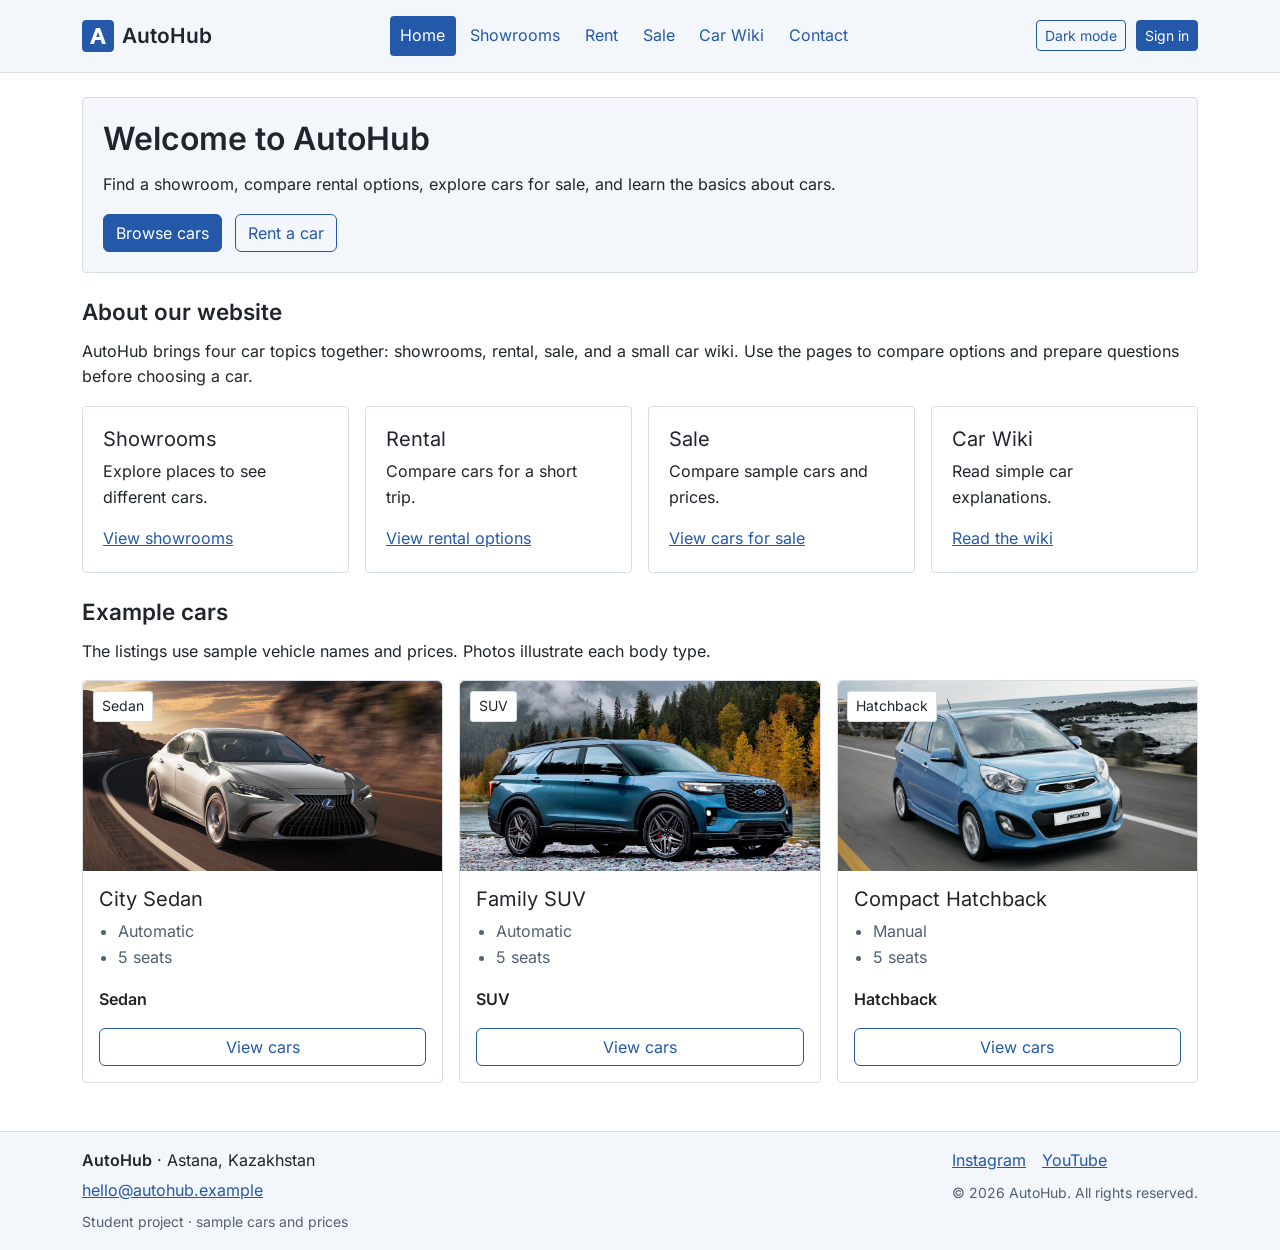
<file: index.html>
<!DOCTYPE html>
<html lang="en">
<head>
    <meta charset="UTF-8">
    <meta name="viewport" content="width=device-width, initial-scale=1.0">
    <meta name="description" content="AutoHub: showrooms, rent, sale, and car wiki.">
    <title>Home | AutoHub</title>
   <link rel="icon" href="assets/images/logo.png" type="image/png">
    <link rel="stylesheet" href="css/bootstrap.min.css">
    <link rel="stylesheet" href="css/style.css">
<script>try{document.documentElement.setAttribute('data-bs-theme',localStorage.getItem('autohubTheme')==='dark'?'dark':'light')}catch(e){}</script>
</head>
<body>
    <a href="#main-content" class="skip-link">Skip to content</a>

    <header class="site-header">
        <div class="container header-inner">
            <a href="index.html" class="brand" aria-label="AutoHub home">
                <img src="assets/images/logo.png" alt="AutoHub logo" width="32" height="32">
                <span>AutoHub</span>
            </a>

            <nav aria-label="Main navigation">
                <ul class="nav-list">
                    <li>
                        <a href="index.html" class="active" aria-current="page">Home</a>
                    </li>
                    <li><a href="showrooms.html">Showrooms</a></li>
                    <li><a href="rent.html">Rent</a></li>
                    <li><a href="sale.html">Sale</a></li>
                    <li><a href="wiki.html">Car Wiki</a></li>
                    <li><a href="contact.html">Contact</a></li>
                </ul>
            </nav>

            <div class="header-actions">
                <button type="button" id="theme-toggle" class="btn btn-outline-primary btn-sm" aria-pressed="false">Dark mode</button>
                <div id="auth-area"></div>
            </div>
        </div>
    </header>

    <main id="main-content" class="container py-4" tabindex="-1">
        <section class="intro mb-4 text-start" aria-labelledby="home-title">
            <h1 id="home-title">Welcome to AutoHub</h1>
            <p>
                Find a showroom, compare rental options, explore cars for sale,
                and learn the basics about cars.
            </p>
            <a href="sale.html" class="btn btn-primary">Browse cars</a>
            <a href="rent.html" class="btn btn-outline-primary ms-2">Rent a car</a>
        </section>

        <section class="mb-4" aria-labelledby="about-title">
            <h2 id="about-title">About our website</h2>
            <p>
                AutoHub brings four car topics together: showrooms, rental,
                sale, and a small car wiki. Use the pages to compare options
                and prepare questions before choosing a car.
            </p>

            <div class="service-grid">
                <article class="simple-box">
                    <h3 class="h5">Showrooms</h3>
                    <p>Explore places to see different cars.</p>
                    <a href="showrooms.html">View showrooms</a>
                </article>

                <article class="simple-box">
                    <h3 class="h5">Rental</h3>
                    <p>Compare cars for a short trip.</p>
                    <a href="rent.html">View rental options</a>
                </article>

                <article class="simple-box">
                    <h3 class="h5">Sale</h3>
                    <p>Compare sample cars and prices.</p>
                    <a href="sale.html">View cars for sale</a>
                </article>

                <article class="simple-box">
                    <h3 class="h5">Car Wiki</h3>
                    <p>Read simple car explanations.</p>
                    <a href="wiki.html">Read the wiki</a>
                </article>
            </div>
        </section>

        <section aria-labelledby="featured-title">
            <h2 id="featured-title">Example cars</h2>
            <p>
                The listings use sample vehicle names and prices.
                Photos illustrate each body type.
            </p>

            <div class="row g-3">
                <div class="col-12 col-md-6 col-lg-4">
                    <article class="card h-100 car-card">
                        <div class="car-image-wrap">
                            <img
                                src="assets/images/sedan.jpg"
                                class="card-img-top car-image"
                                alt="White sedan parked beside mountains"
                                width="1200"
                                height="800"
                                loading="lazy">
                            <span class="car-label">Sedan</span>
                        </div>

                        <div class="card-body d-flex flex-column">
                            <h3 class="h5 card-title">City Sedan</h3>
                            <ul class="car-details">
                                <li>Automatic</li>
                                <li>5 seats</li>
                            </ul>
                            <p class="price">Sedan</p>
                            <a href="sale.html" class="btn btn-outline-primary mt-auto">
                                View cars
                            </a>
                        </div>
                    </article>
                </div>

                <div class="col-12 col-md-6 col-lg-4">
                    <article class="card h-100 car-card">
                        <div class="car-image-wrap">
                            <img
                                src="assets/images/suv.jpg"
                                class="card-img-top car-image"
                                alt="Black SUV on a road beside mountains"
                                width="1200"
                                height="800"
                                loading="lazy">
                            <span class="car-label">SUV</span>
                        </div>

                        <div class="card-body d-flex flex-column">
                            <h3 class="h5 card-title">Family SUV</h3>
                            <ul class="car-details">
                                <li>Automatic</li>
                                <li>5 seats</li>
                            </ul>
                            <p class="price">SUV</p>
                            <a href="sale.html" class="btn btn-outline-primary mt-auto">
                                View cars
                            </a>
                        </div>
                    </article>
                </div>

                <div class="col-12 col-md-6 col-lg-4">
                    <article class="card h-100 car-card">
                        <div class="car-image-wrap">
                            <img
                                src="assets/images/city.jpg"
                                class="card-img-top car-image"
                                alt="Black hatchback parked beside the sea"
                                width="1200"
                                height="675"
                                loading="lazy">
                            <span class="car-label">Hatchback</span>
                        </div>

                        <div class="card-body d-flex flex-column">
                            <h3 class="h5 card-title">Compact Hatchback</h3>
                            <ul class="car-details">
                                <li>Manual</li>
                                <li>5 seats</li>
                            </ul>
                            <p class="price">Hatchback</p>
                            <a href="sale.html" class="btn btn-outline-primary mt-auto">
                                View cars
                            </a>
                        </div>
                    </article>
                </div>
            </div>
        </section>
    </main>

    <footer class="site-footer mt-4">
        <div class="container footer-inner py-3 text-start">
            <div>
                <p class="mb-1">
                    <strong>AutoHub</strong> · Astana, Kazakhstan
                </p>
                <a href="mailto:hello@autohub.example">hello@autohub.example</a>
                <p class="small mt-2 mb-0">
                    Student project · sample cars and prices
                </p>
            </div>

            <div>
                <nav class="social-links" aria-label="Social links">
                    <a href="https://www.instagram.com/"
                       target="_blank"
                       rel="noopener noreferrer">Instagram</a>
                    <a href="https://www.youtube.com/"
                       target="_blank"
                       rel="noopener noreferrer">YouTube</a>
                </nav>
                <p class="small mt-2 mb-0">
                    &copy; 2026 AutoHub. All rights reserved.
                </p>
            </div>
        </div>
    </footer>
    <script src="js/vendor/jquery-3.7.1.min.js"></script>
    <script src="js/script.js"></script>
</body>
</html>
</file>
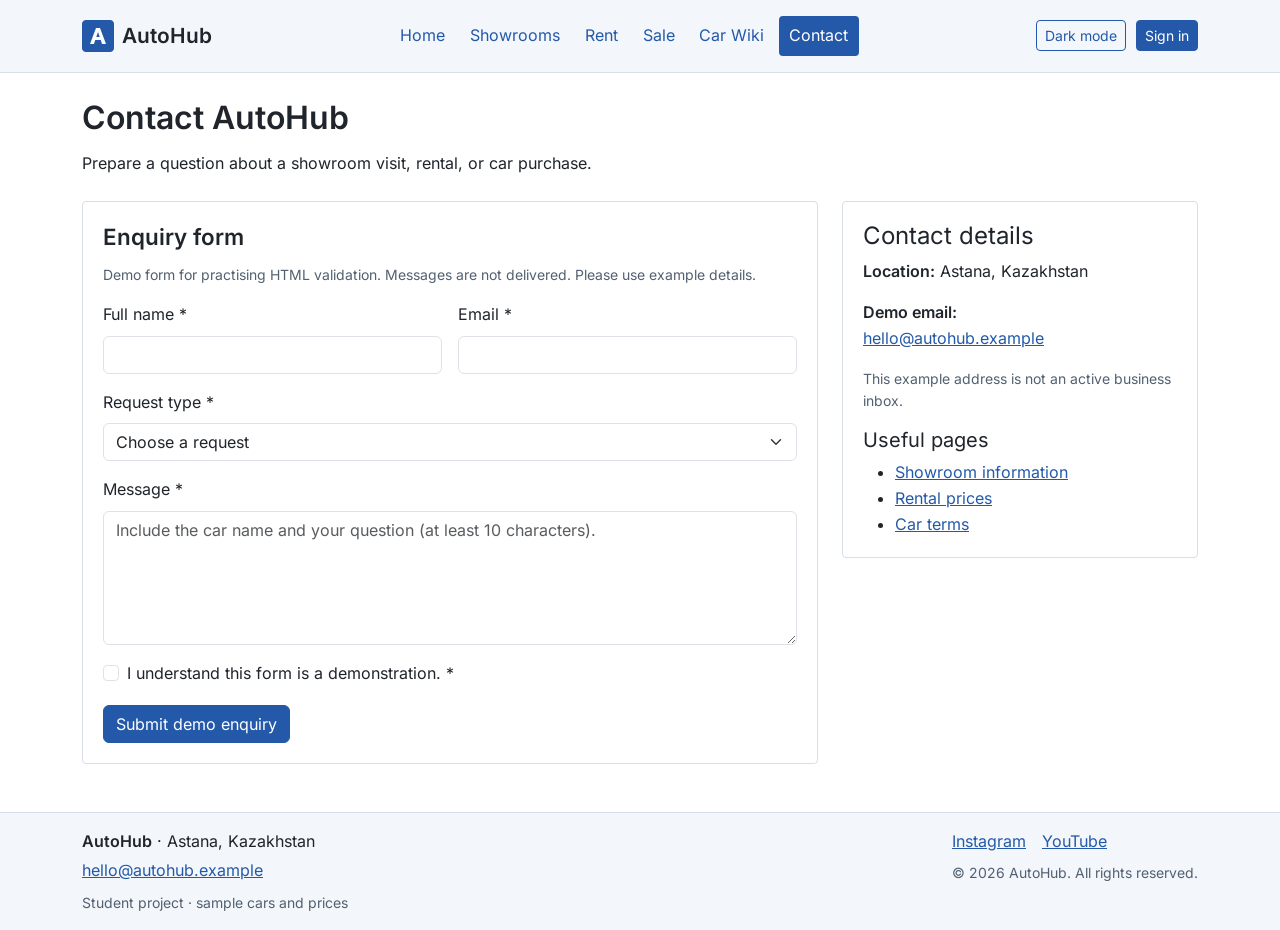
<file: contact.html>
<!DOCTYPE html>
<html lang="en">
<head>
    <meta charset="UTF-8">
    <meta name="viewport" content="width=device-width, initial-scale=1.0">
    <meta name="description" content="Complete the AutoHub demonstration enquiry form.">
    <title>Contact | AutoHub</title>
   <link rel="icon" href="assets/images/logo.png" type="image/png">
    <link rel="stylesheet" href="css/bootstrap.min.css">
    <link rel="stylesheet" href="css/style.css">
<script>try{document.documentElement.setAttribute('data-bs-theme',localStorage.getItem('autohubTheme')==='dark'?'dark':'light')}catch(e){}</script>
</head>
<body>
    <a href="#main-content" class="skip-link">Skip to content</a>

    <header class="site-header">
        <div class="container header-inner">
            <a href="index.html" class="brand" aria-label="AutoHub home">
                <img src="assets/images/logo.png" alt="AutoHub logo" width="32" height="32">
                <span>AutoHub</span>
            </a>

            <nav aria-label="Main navigation">
                <ul class="nav-list">
                    <li><a href="index.html">Home</a></li>
                    <li><a href="showrooms.html">Showrooms</a></li>
                    <li><a href="rent.html">Rent</a></li>
                    <li><a href="sale.html">Sale</a></li>
                    <li><a href="wiki.html">Car Wiki</a></li>
                    <li>
                        <a href="contact.html" class="active" aria-current="page">
                            Contact
                        </a>
                    </li>
                </ul>
            </nav>

            <div class="header-actions">
                <button type="button" id="theme-toggle" class="btn btn-outline-primary btn-sm" aria-pressed="false">Dark mode</button>
                <div id="auth-area"></div>
            </div>
        </div>
    </header>

    <main id="main-content" class="container py-4" tabindex="-1">
        <section class="mb-4" aria-labelledby="contact-title">
            <h1 id="contact-title">Contact AutoHub</h1>
            <p>Prepare a question about a showroom visit, rental, or car purchase.</p>
        </section>

        <div class="row g-4">
            <section class="col-12 col-lg-8" aria-labelledby="form-title">
                <div class="simple-box">
                    <h2 id="form-title">Enquiry form</h2>
                    <p id="form-note" class="small">
                        Demo form for practising HTML validation.
                        Messages are not delivered. Please use example details.
                    </p>

                    <form
                        id="contact-form"
                        action="contact.html#contact-form"
                        method="get"
                        aria-describedby="form-note">

                        <div class="row g-3">
                            <div class="col-12 col-md-6">
                                <label for="full-name" class="form-label">
                                    Full name *
                                </label>
                                <input
                                    type="text"
                                    id="full-name"
                                    name="fullName"
                                    class="form-control"
                                    autocomplete="name"
                                    minlength="2"
                                    maxlength="80"
                                    required>
                            </div>

                            <div class="col-12 col-md-6">
                                <label for="email" class="form-label">Email *</label>
                                <input
                                    type="email"
                                    id="email"
                                    name="email"
                                    class="form-control"
                                    autocomplete="email"
                                    maxlength="120"
                                    required>
                            </div>

                            <div class="col-12">
                                <label for="request" class="form-label">
                                    Request type *
                                </label>
                                <select
                                    id="request"
                                    name="request"
                                    class="form-select"
                                    required>
                                    <option value="">Choose a request</option>
                                    <option value="visit">Showroom visit</option>
                                    <option value="rental">Car rental</option>
                                    <option value="purchase">Car purchase</option>
                                    <option value="general">General question</option>
                                </select>
                            </div>

                            <div class="col-12">
                                <label for="message" class="form-label">Message *</label>
                                <textarea
                                    id="message"
                                    name="message"
                                    class="form-control"
                                    rows="5"
                                    minlength="10"
                                    maxlength="1000"
                                    placeholder="Include the car name and your question (at least 10 characters)."
                                    required></textarea>
                            </div>

                            <div class="col-12">
                                <div class="form-check">
                                    <input
                                        type="checkbox"
                                        id="demo-consent"
                                        name="demoConsent"
                                        class="form-check-input"
                                        required>
                                    <label for="demo-consent" class="form-check-label">
                                        I understand this form is a demonstration. *
                                    </label>
                                </div>
                            </div>

                            <div class="col-12">
                                <button type="submit" class="btn btn-primary">
                                    Submit demo enquiry
                                </button>
                            </div>
                        </div>
                    </form>
                </div>
            </section>

            <aside class="col-12 col-lg-4" aria-labelledby="details-title">
                <div class="simple-box">
                    <h2 id="details-title" class="h4">Contact details</h2>
                    <p><strong>Location:</strong> Astana, Kazakhstan</p>
                    <p>
                        <strong>Demo email:</strong><br>
                        <a href="mailto:hello@autohub.example">
                            hello@autohub.example
                        </a>
                    </p>
                    <p class="small">
                        This example address is not an active business inbox.
                    </p>

                    <h3 class="h5">Useful pages</h3>
                    <ul class="mb-0">
                        <li><a href="showrooms.html">Showroom information</a></li>
                        <li><a href="rent.html">Rental prices</a></li>
                        <li><a href="wiki.html">Car terms</a></li>
                    </ul>
                </div>
            </aside>
        </div>
    </main>

    <footer class="site-footer mt-4">
        <div class="container footer-inner py-3 text-start">
            <div>
                <p class="mb-1">
                    <strong>AutoHub</strong> · Astana, Kazakhstan
                </p>
                <a href="mailto:hello@autohub.example">hello@autohub.example</a>
                <p class="small mt-2 mb-0">
                    Student project · sample cars and prices
                </p>
            </div>

            <div>
                <nav class="social-links" aria-label="Social links">
                    <a href="https://www.instagram.com/"
                       target="_blank"
                       rel="noopener noreferrer">Instagram</a>
                    <a href="https://www.youtube.com/"
                       target="_blank"
                       rel="noopener noreferrer">YouTube</a>
                </nav>
                <p class="small mt-2 mb-0">
                    &copy; 2026 AutoHub. All rights reserved.
                </p>
            </div>
        </div>
    </footer>
    <script src="js/vendor/jquery-3.7.1.min.js"></script>
    <script src="js/script.js"></script>
</body>
</html>
</file>
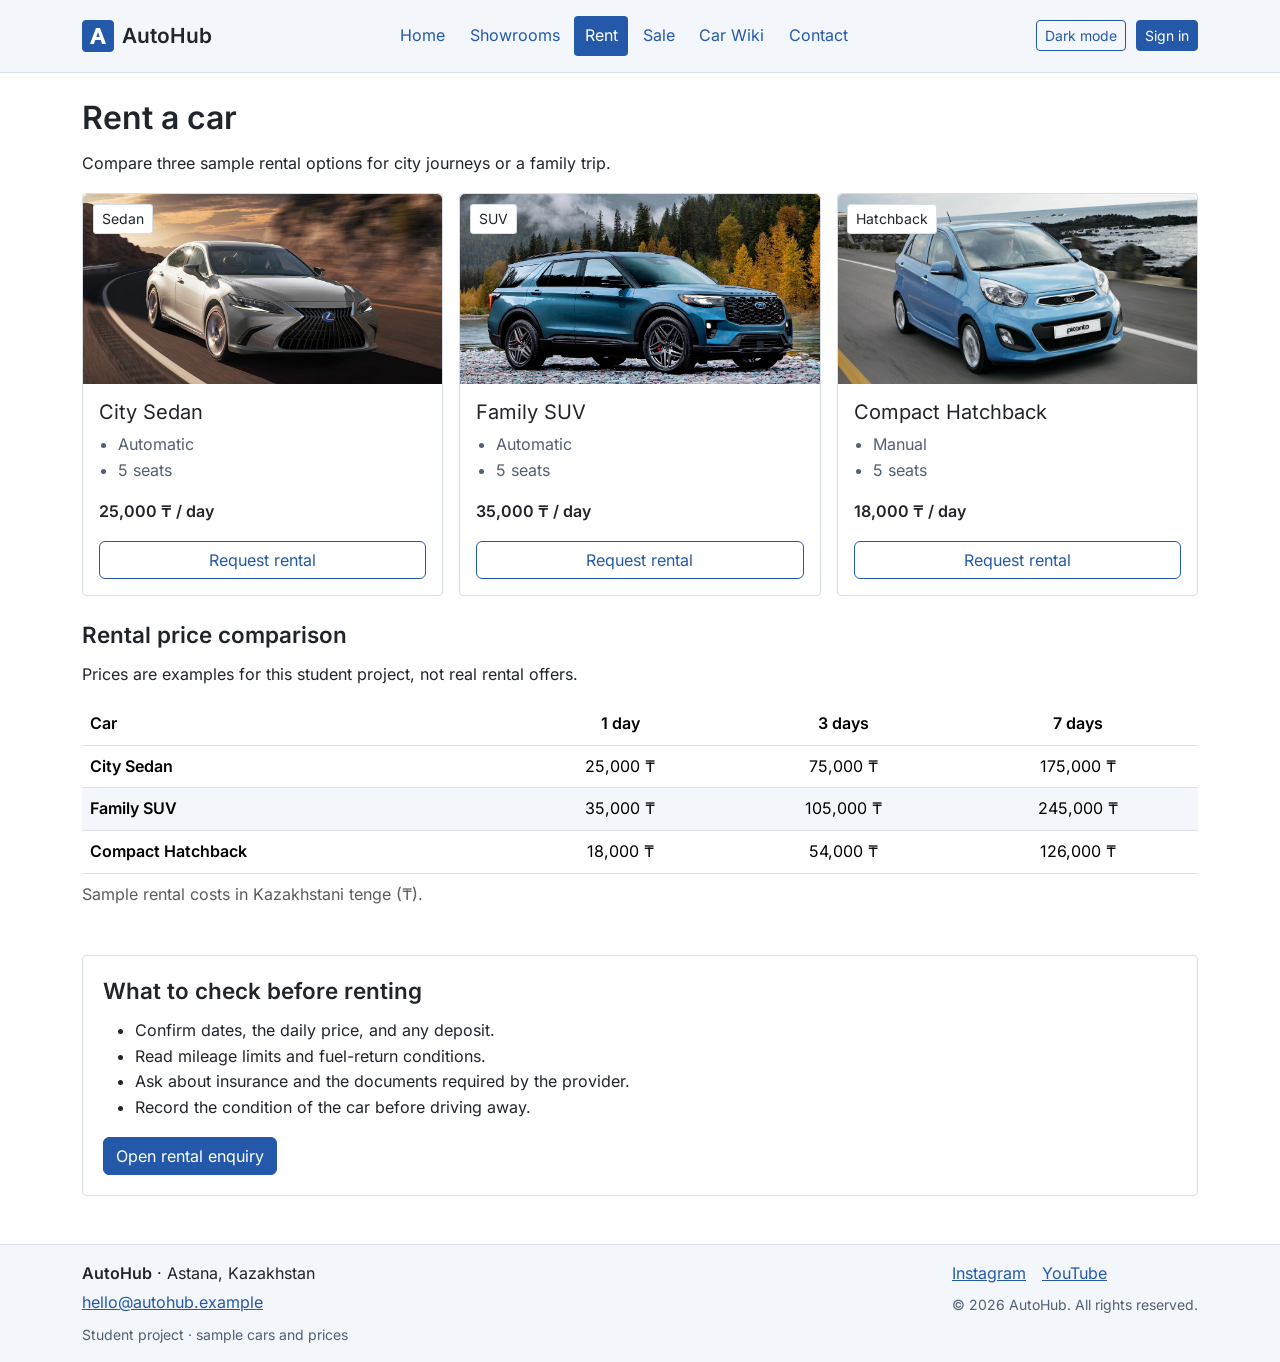
<file: rent.html>
<!DOCTYPE html>
<html lang="en">
<head>
    <meta charset="UTF-8">
    <meta name="viewport" content="width=device-width, initial-scale=1.0">
    <meta name="description" content="Compare rental cars and sample prices on AutoHub.">
    <title>Rent | AutoHub</title>
   <link rel="icon" href="assets/images/logo.png" type="image/png">
    <link rel="stylesheet" href="css/bootstrap.min.css">
    <link rel="stylesheet" href="css/style.css">
<script>try{document.documentElement.setAttribute('data-bs-theme',localStorage.getItem('autohubTheme')==='dark'?'dark':'light')}catch(e){}</script>
</head>
<body>
    <a href="#main-content" class="skip-link">Skip to content</a>

    <header class="site-header">
        <div class="container header-inner">
            <a href="index.html" class="brand" aria-label="AutoHub home">
               <img src="assets/images/logo.png" alt="AutoHub logo" width="32" height="32">
                <span>AutoHub</span>
            </a>

            <nav aria-label="Main navigation">
                <ul class="nav-list">
                    <li><a href="index.html">Home</a></li>
                    <li><a href="showrooms.html">Showrooms</a></li>
                    <li>
                        <a href="rent.html" class="active" aria-current="page">Rent</a>
                    </li>
                    <li><a href="sale.html">Sale</a></li>
                    <li><a href="wiki.html">Car Wiki</a></li>
                    <li><a href="contact.html">Contact</a></li>
                </ul>
            </nav>

            <div class="header-actions">
                <button type="button" id="theme-toggle" class="btn btn-outline-primary btn-sm" aria-pressed="false">Dark mode</button>
                <div id="auth-area"></div>
            </div>
        </div>
    </header>

    <main id="main-content" class="container py-4" tabindex="-1">
        <section class="mb-4" aria-labelledby="rent-title">
            <h1 id="rent-title">Rent a car</h1>
            <p>
                Compare three sample rental options for city journeys or a family trip.
            </p>

            <div class="row g-3">
                <div class="col-12 col-md-6 col-lg-4">
                    <article class="card h-100 car-card">
                        <div class="car-image-wrap">
                            <img
                                src="assets/images/sedan.jpg"
                                class="card-img-top car-image"
                                alt="White sedan parked beside mountains"
                                width="1200"
                                height="800"
                                loading="lazy">
                            <span class="car-label">Sedan</span>
                        </div>

                        <div class="card-body d-flex flex-column">
                            <h2 class="h5 card-title">City Sedan</h2>
                            <ul class="car-details">
                                <li>Automatic</li>
                                <li>5 seats</li>
                            </ul>
                            <p class="price">25,000 ₸ / day</p>
                            <a href="contact.html#contact-form"
                               class="btn btn-outline-primary mt-auto">
                                Request rental
                            </a>
                        </div>
                    </article>
                </div>

                <div class="col-12 col-md-6 col-lg-4">
                    <article class="card h-100 car-card">
                        <div class="car-image-wrap">
                            <img
                                src="assets/images/suv.jpg"
                                class="card-img-top car-image"
                                alt="Black SUV on a road beside mountains"
                                width="1200"
                                height="800"
                                loading="lazy">
                            <span class="car-label">SUV</span>
                        </div>

                        <div class="card-body d-flex flex-column">
                            <h2 class="h5 card-title">Family SUV</h2>
                            <ul class="car-details">
                                <li>Automatic</li>
                                <li>5 seats</li>
                            </ul>
                            <p class="price">35,000 ₸ / day</p>
                            <a href="contact.html#contact-form"
                               class="btn btn-outline-primary mt-auto">
                                Request rental
                            </a>
                        </div>
                    </article>
                </div>

                <div class="col-12 col-md-6 col-lg-4">
                    <article class="card h-100 car-card">
                        <div class="car-image-wrap">
                            <img
                                src="assets/images/city.jpg"
                                class="card-img-top car-image"
                                alt="Black hatchback parked beside the sea"
                                width="1200"
                                height="675"
                                loading="lazy">
                            <span class="car-label">Hatchback</span>
                        </div>

                        <div class="card-body d-flex flex-column">
                            <h2 class="h5 card-title">Compact Hatchback</h2>
                            <ul class="car-details">
                                <li>Manual</li>
                                <li>5 seats</li>
                            </ul>
                            <p class="price">18,000 ₸ / day</p>
                            <a href="contact.html#contact-form"
                               class="btn btn-outline-primary mt-auto">
                                Request rental
                            </a>
                        </div>
                    </article>
                </div>
            </div>
        </section>

        <section class="mb-4" aria-labelledby="rates-title">
            <h2 id="rates-title">Rental price comparison</h2>
            <p id="rates-note">
                Prices are examples for this student project, not real rental offers.
            </p>

            <div class="table-responsive">
                <table class="table comparison-table align-middle"
                       aria-describedby="rates-note">
                    <caption>Sample rental costs in Kazakhstani tenge (₸).</caption>

                    <thead>
                        <tr>
                            <th scope="col">Car</th>
                            <th scope="col" class="text-center">1 day</th>
                            <th scope="col" class="text-center">3 days</th>
                            <th scope="col" class="text-center">7 days</th>
                        </tr>
                    </thead>

                    <tbody>
                        <tr>
                            <th scope="row">City Sedan</th>
                            <td class="text-center">25,000 ₸</td>
                            <td class="text-center">75,000 ₸</td>
                            <td class="text-center">175,000 ₸</td>
                        </tr>
                        <tr>
                            <th scope="row">Family SUV</th>
                            <td class="text-center">35,000 ₸</td>
                            <td class="text-center">105,000 ₸</td>
                            <td class="text-center">245,000 ₸</td>
                        </tr>
                        <tr>
                            <th scope="row">Compact Hatchback</th>
                            <td class="text-center">18,000 ₸</td>
                            <td class="text-center">54,000 ₸</td>
                            <td class="text-center">126,000 ₸</td>
                        </tr>
                    </tbody>
                </table>
            </div>
        </section>

        <section class="simple-box" aria-labelledby="rental-check-title">
            <h2 id="rental-check-title">What to check before renting</h2>
            <ul>
                <li>Confirm dates, the daily price, and any deposit.</li>
                <li>Read mileage limits and fuel-return conditions.</li>
                <li>Ask about insurance and the documents required by the provider.</li>
                <li>Record the condition of the car before driving away.</li>
            </ul>
            <a href="contact.html#contact-form" class="btn btn-primary">
                Open rental enquiry
            </a>
        </section>
    </main>

    <footer class="site-footer mt-4">
        <div class="container footer-inner py-3 text-start">
            <div>
                <p class="mb-1">
                    <strong>AutoHub</strong> · Astana, Kazakhstan
                </p>
                <a href="mailto:hello@autohub.example">hello@autohub.example</a>
                <p class="small mt-2 mb-0">
                    Student project · sample cars and prices
                </p>
            </div>

            <div>
                <nav class="social-links" aria-label="Social links">
                    <a href="https://www.instagram.com/"
                       target="_blank"
                       rel="noopener noreferrer">Instagram</a>
                    <a href="https://www.youtube.com/"
                       target="_blank"
                       rel="noopener noreferrer">YouTube</a>
                </nav>
                <p class="small mt-2 mb-0">
                    &copy; 2026 AutoHub. All rights reserved.
                </p>
            </div>
        </div>
    </footer>
    <script src="js/vendor/jquery-3.7.1.min.js"></script>
    <script src="js/script.js"></script>
</body>
</html>
</file>
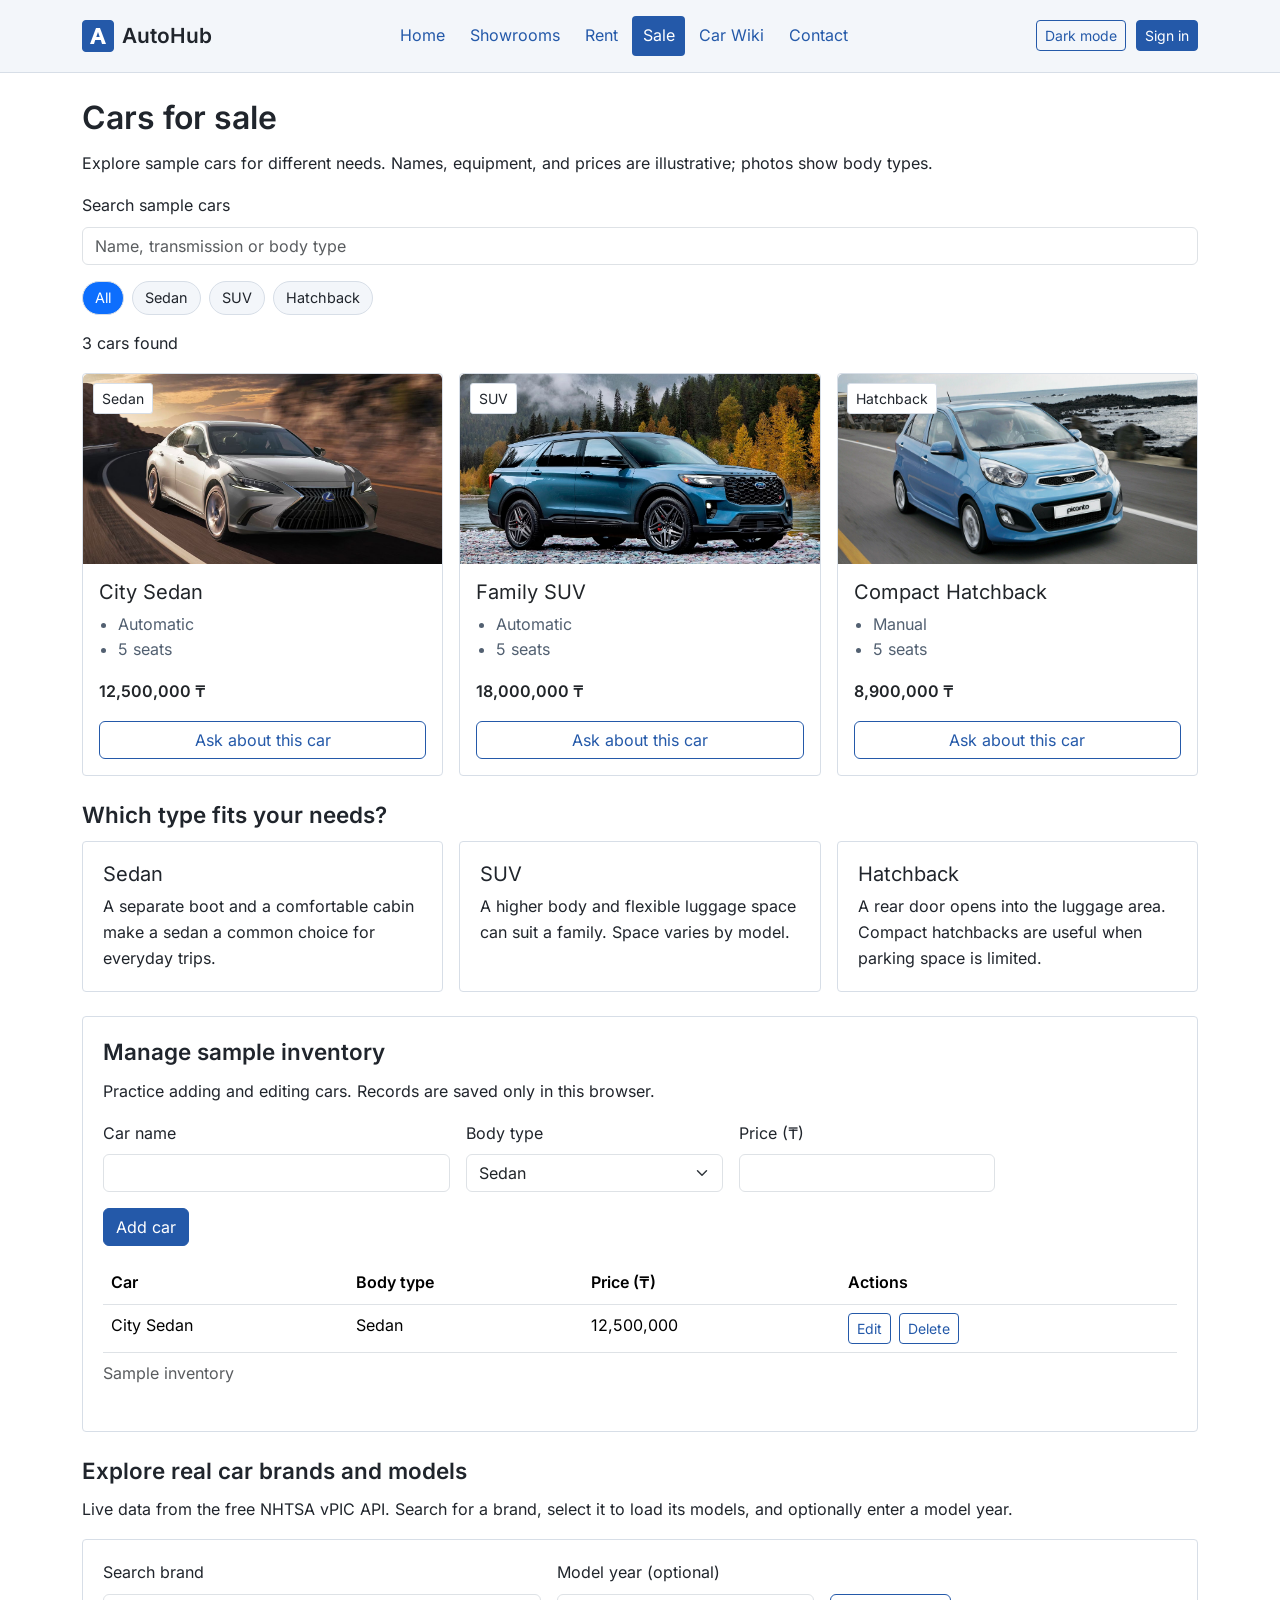
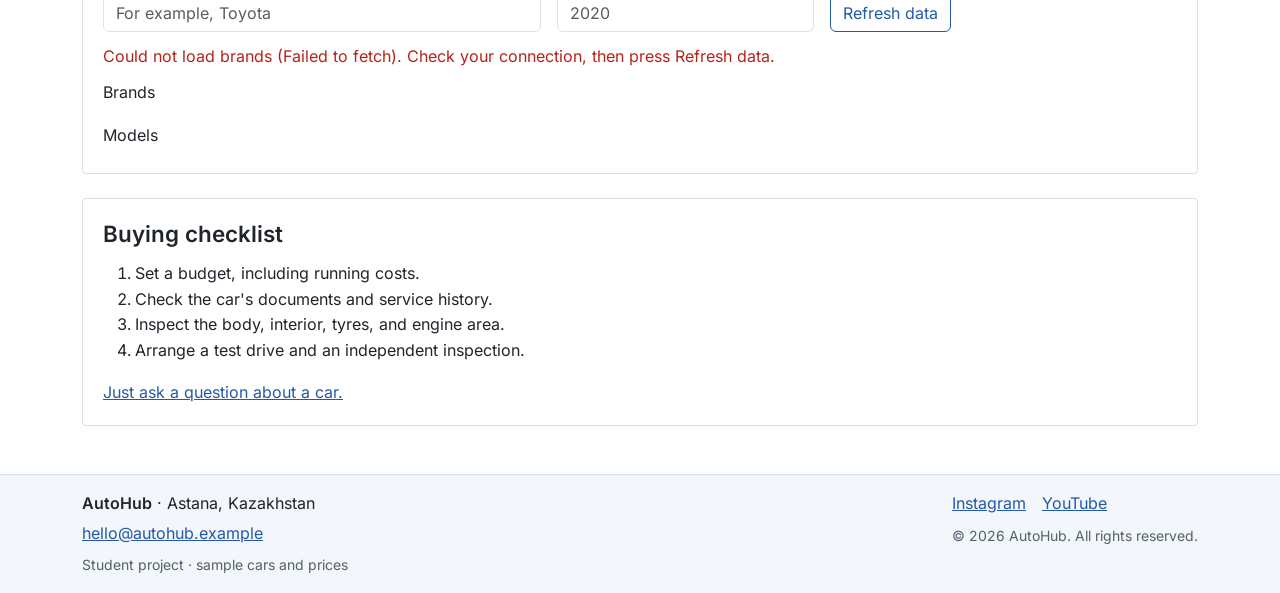
<file: sale.html>
<!DOCTYPE html>
<html lang="en">
<head>
    <meta charset="UTF-8">
    <meta name="viewport" content="width=device-width, initial-scale=1.0">
    <meta name="description" content="Explore sample cars for sale on AutoHub.">
    <title>Sale | AutoHub</title>
   <link rel="icon" href="assets/images/logo.png" type="image/png">
    <link rel="stylesheet" href="css/bootstrap.min.css">
    <link rel="stylesheet" href="css/style.css">
<script>try{document.documentElement.setAttribute('data-bs-theme',localStorage.getItem('autohubTheme')==='dark'?'dark':'light')}catch(e){}</script>
</head>
<body>
    <a href="#main-content" class="skip-link">Skip to content</a>

    <header class="site-header">
        <div class="container header-inner">
            <a href="index.html" class="brand" aria-label="AutoHub home">
               <img src="assets/images/logo.png" alt="AutoHub logo" width="32" height="32">
                <span>AutoHub</span>
            </a>

            <nav aria-label="Main navigation">
                <ul class="nav-list">
                    <li><a href="index.html">Home</a></li>
                    <li><a href="showrooms.html">Showrooms</a></li>
                    <li><a href="rent.html">Rent</a></li>
                    <li>
                        <a href="sale.html" class="active" aria-current="page">Sale</a>
                    </li>
                    <li><a href="wiki.html">Car Wiki</a></li>
                    <li><a href="contact.html">Contact</a></li>
                </ul>
            </nav>

            <div class="header-actions">
                <button type="button" id="theme-toggle" class="btn btn-outline-primary btn-sm" aria-pressed="false">Dark mode</button>
                <div id="auth-area"></div>
            </div>
        </div>
    </header>

    <main id="main-content" class="container py-4" tabindex="-1">
        <section class="mb-4" aria-labelledby="sale-title">
            <h1 id="sale-title">Cars for sale</h1>
            <p>
                Explore sample cars for different needs. Names, equipment,
                and prices are illustrative; photos show body types.
            </p>

            <label for="car-search" class="form-label">Search sample cars</label>
            <input id="car-search" type="search" class="form-control mb-3" placeholder="Name, transmission or body type">
            <div id="car-filters" class="chip-list mb-3" aria-label="Body type filters">
                <button type="button" class="chip" data-category="All" aria-pressed="true">All</button>
                <button type="button" class="chip" data-category="Sedan" aria-pressed="false">Sedan</button>
                <button type="button" class="chip" data-category="SUV" aria-pressed="false">SUV</button>
                <button type="button" class="chip" data-category="Hatchback" aria-pressed="false">Hatchback</button>
            </div><p id="car-count" role="status"></p><div class="row g-3" id="car-listings">
                
                <div class="col-12 col-md-6 col-lg-4">
                    <article class="card h-100 car-card">
                        <div class="car-image-wrap">
                            <img
                                src="assets/images/sedan.jpg"
                                class="card-img-top car-image"
                                alt="White sedan parked beside mountains"
                                width="1200"
                                height="800"
                                loading="lazy">
                            <span class="car-label">Sedan</span>
                        </div>

                        <div class="card-body d-flex flex-column">
                            <h2 class="h5 card-title">City Sedan</h2>
                            <ul class="car-details">
                                <li>Automatic</li>
                                <li>5 seats</li>
                            </ul>
                            <p class="price">12,500,000 ₸</p>
                            <a href="contact.html#contact-form"
                               class="btn btn-outline-primary mt-auto">
                                Ask about this car
                            </a>
                        </div>
                    </article>
                </div>

                <div class="col-12 col-md-6 col-lg-4">
                    <article class="card h-100 car-card">
                        <div class="car-image-wrap">
                            <img
                                src="assets/images/suv.jpg"
                                class="card-img-top car-image"
                                alt="Black SUV on a road beside mountains"
                                width="1200"
                                height="800"
                                loading="lazy">
                            <span class="car-label">SUV</span>
                        </div>

                        <div class="card-body d-flex flex-column">
                            <h2 class="h5 card-title">Family SUV</h2>
                            <ul class="car-details">
                                <li>Automatic</li>
                                <li>5 seats</li>
                            </ul>
                            <p class="price">18,000,000 ₸</p>
                            <a href="contact.html#contact-form"
                               class="btn btn-outline-primary mt-auto">
                                Ask about this car
                            </a>
                        </div>
                    </article>
                </div>

                <div class="col-12 col-md-6 col-lg-4">
                    <article class="card h-100 car-card">
                        <div class="car-image-wrap">
                            <img
                                src="assets/images/city.jpg"
                                class="card-img-top car-image"
                                alt="Black hatchback parked beside the sea"
                                width="1200"
                                height="675"
                                loading="lazy">
                            <span class="car-label">Hatchback</span>
                        </div>

                        <div class="card-body d-flex flex-column">
                            <h2 class="h5 card-title">Compact Hatchback</h2>
                            <ul class="car-details">
                                <li>Manual</li>
                                <li>5 seats</li>
                            </ul>
                            <p class="price">8,900,000 ₸</p>
                            <a href="contact.html#contact-form"
                               class="btn btn-outline-primary mt-auto">
                                Ask about this car
                            </a>
                        </div>
                    </article>
                </div>
            </div>
        </section>

        <section class="mb-4" aria-labelledby="choose-title">
            <h2 id="choose-title">Which type fits your needs?</h2>

            <div class="service-grid three-columns">
                <article class="simple-box">
                    <h3 class="h5">Sedan</h3>
                    <p>
                        A separate boot and a comfortable cabin make a sedan
                        a common choice for everyday trips.
                    </p>
                </article>

                <article class="simple-box">
                    <h3 class="h5">SUV</h3>
                    <p>
                        A higher body and flexible luggage space can suit a family.
                        Space varies by model.
                    </p>
                </article>

                <article class="simple-box">
                    <h3 class="h5">Hatchback</h3>
                    <p>
                        A rear door opens into the luggage area. Compact hatchbacks
                        are useful when parking space is limited.
                    </p>
                </article>
            </div>
        </section>

<section class="simple-box mb-4" aria-labelledby="inventory-title">
    <h2 id="inventory-title">Manage sample inventory</h2>
    <p>Practice adding and editing cars. Records are saved only in this browser.</p>
    <form id="inventory-form" class="row g-3">
        <div class="col-md-4">
            <label for="inventory-name" class="form-label">Car name</label>
            <input id="inventory-name" class="form-control" required maxlength="80">
        </div>
        <div class="col-md-3">
            <label for="inventory-category" class="form-label">Body type</label>
            <select id="inventory-category" class="form-select">
                <option>Sedan</option><option>SUV</option>
                <option>Hatchback</option>
            </select>
        </div>
        <div class="col-md-3">
            <label for="inventory-price" class="form-label">Price (₸)</label>
            <input id="inventory-price" type="number" min="1" max="1000000000" step="1" required class="form-control">
        </div>
        <div class="col-12">
            <button id="inventory-save" class="btn btn-primary">Add car</button> 
            <button id="inventory-cancel" type="button" class="btn btn-outline-primary" hidden>Cancel edit</button>
        </div>
    </form>
    <p id="inventory-status" role="status"></p>
    <div class="table-responsive">
        <table class="table">
            <caption>Sample inventory</caption>
            <thead>
                <tr>
                    <th scope="col">Car</th>
                    <th scope="col">Body type</th>
                    <th scope="col">Price (₸)</th>
                    <th scope="col">Actions</th>
                </tr>
            </thead>
            <tbody id="inventory-body"></tbody>
        </table>
    </div>
</section>
<section class="mb-4" id="car-api" aria-labelledby="api-title">
            <h2 id="api-title">Explore real car brands and models</h2>
            <p>
                Live data from the free NHTSA vPIC API. Search for a brand, select it
                to load its models, and optionally enter a model year.
            </p>
            <div class="simple-box">
                <div class="row g-3 align-items-end">
                    <div class="col-12 col-md-5">
                        <label for="brand-search" class="form-label">Search brand</label>
                        <input type="search" id="brand-search" class="form-control" placeholder="For example, Toyota" autocomplete="off">
                    </div>
                    <div class="col-6 col-md-3">
                        <label for="model-year" class="form-label">Model year (optional)</label>
                        <input type="number" id="model-year" class="form-control" min="1980" max="2027" placeholder="2020">
                    </div>
                    <div class="col-6 col-md-4">
                        <button type="button" id="api-refresh" class="btn btn-outline-primary">Refresh data</button>
                    </div>
                </div>
                <p id="api-status" class="api-status" role="status" aria-live="polite"></p>
                <h3 class="h6">Brands</h3>
                <div id="brand-list" class="chip-list"></div>
                <h3 class="h6 mt-3" id="model-title">Models</h3>
                <ul id="model-list" class="model-list"></ul>
            </div>
        </section>

        <section class="simple-box" aria-labelledby="buying-title">
            <h2 id="buying-title">Buying checklist</h2>
            <ol>
                <li>Set a budget, including running costs.</li>
                <li>Check the car's documents and service history.</li>
                <li>Inspect the body, interior, tyres, and engine area.</li>
                <li>Arrange a test drive and an independent inspection.</li>
            </ol>
            <p class="mb-0">
                <a href="contact.html#contact-form">Just ask a question about a car.</a>
            </p>
        </section>
    </main>

    <footer class="site-footer mt-4">
        <div class="container footer-inner py-3 text-start">
            <div>
                <p class="mb-1">
                    <strong>AutoHub</strong> · Astana, Kazakhstan
                </p>
                <a href="mailto:hello@autohub.example">hello@autohub.example</a>
                <p class="small mt-2 mb-0">
                    Student project · sample cars and prices
                </p>
            </div>

            <div>
                <nav class="social-links" aria-label="Social links">
                    <a href="https://www.instagram.com/"
                       target="_blank"
                       rel="noopener noreferrer">Instagram</a>
                    <a href="https://www.youtube.com/"
                       target="_blank"
                       rel="noopener noreferrer">YouTube</a>
                </nav>
                <p class="small mt-2 mb-0">
                    &copy; 2026 AutoHub. All rights reserved.
                </p>
            </div>
        </div>
    </footer>
    <script src="js/vendor/jquery-3.7.1.min.js"></script>
    <script src="js/script.js"></script>
</body>
</html>
</file>
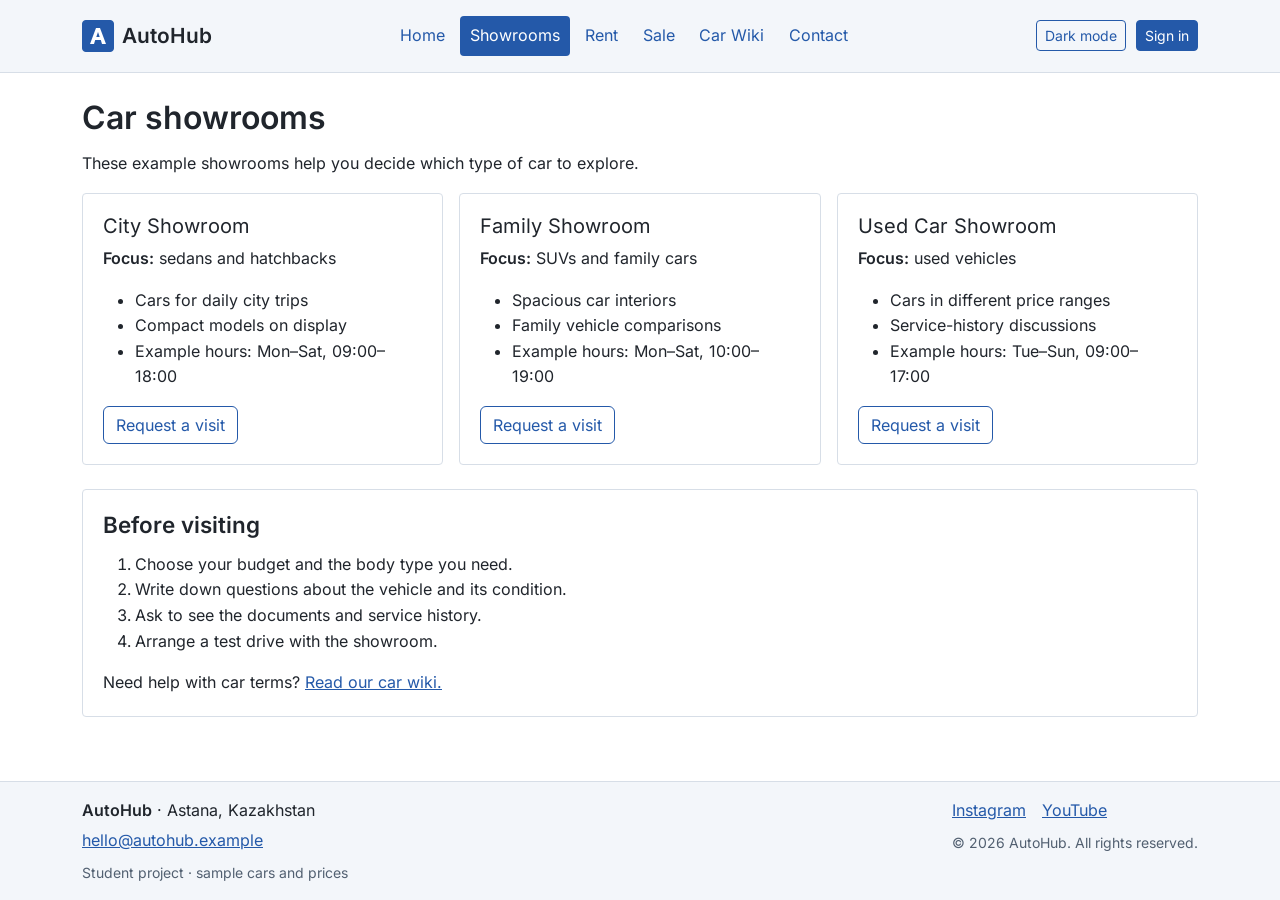
<file: showrooms.html>
<!DOCTYPE html>
<html lang="en">
<head>
    <meta charset="UTF-8">
    <meta name="viewport" content="width=device-width, initial-scale=1.0">
    <meta name="description" content="Explore car showrooms on AutoHub.">
    <title>Showrooms | AutoHub</title>
   <link rel="icon" href="assets/images/logo.png" type="image/png">
    <link rel="stylesheet" href="css/bootstrap.min.css">
    <link rel="stylesheet" href="css/style.css">
<script>try{document.documentElement.setAttribute('data-bs-theme',localStorage.getItem('autohubTheme')==='dark'?'dark':'light')}catch(e){}</script>
</head>
<body>
    <a href="#main-content" class="skip-link">Skip to content</a>

    <header class="site-header">
        <div class="container header-inner">
            <a href="index.html" class="brand" aria-label="AutoHub home">
               <img src="assets/images/logo.png" alt="AutoHub logo" width="32" height="32">
                <span>AutoHub</span>
            </a>

            <nav aria-label="Main navigation">
                <ul class="nav-list">
                    <li><a href="index.html">Home</a></li>
                    <li>
                        <a href="showrooms.html" class="active" aria-current="page">
                            Showrooms
                        </a>
                    </li>
                    <li><a href="rent.html">Rent</a></li>
                    <li><a href="sale.html">Sale</a></li>
                    <li><a href="wiki.html">Car Wiki</a></li>
                    <li><a href="contact.html">Contact</a></li>
                </ul>
            </nav>

            <div class="header-actions">
                <button type="button" id="theme-toggle" class="btn btn-outline-primary btn-sm" aria-pressed="false">Dark mode</button>
                <div id="auth-area"></div>
            </div>
        </div>
    </header>

    <main id="main-content" class="container py-4" tabindex="-1">
        <section class="mb-4" aria-labelledby="showrooms-title">
            <h1 id="showrooms-title">Car showrooms</h1>
            <p>
                These example showrooms help you decide which type of car to explore.
            </p>

            <div class="row g-3">
                <div class="col-12 col-md-6 col-lg-4">
                    <article class="simple-box h-100">
                        <h2 class="h5">City Showroom</h2>
                        <p><strong>Focus:</strong> sedans and hatchbacks</p>
                        <ul>
                            <li>Cars for daily city trips</li>
                            <li>Compact models on display</li>
                            <li>Example hours: Mon–Sat, 09:00–18:00</li>
                        </ul>
                        <a href="contact.html#contact-form"
                           class="btn btn-outline-primary">Request a visit</a>
                    </article>
                </div>

                <div class="col-12 col-md-6 col-lg-4">
                    <article class="simple-box h-100">
                        <h2 class="h5">Family Showroom</h2>
                        <p><strong>Focus:</strong> SUVs and family cars</p>
                        <ul>
                            <li>Spacious car interiors</li>
                            <li>Family vehicle comparisons</li>
                            <li>Example hours: Mon–Sat, 10:00–19:00</li>
                        </ul>
                        <a href="contact.html#contact-form"
                           class="btn btn-outline-primary">Request a visit</a>
                    </article>
                </div>

                <div class="col-12 col-md-6 col-lg-4">
                    <article class="simple-box h-100">
                        <h2 class="h5">Used Car Showroom</h2>
                        <p><strong>Focus:</strong> used vehicles</p>
                        <ul>
                            <li>Cars in different price ranges</li>
                            <li>Service-history discussions</li>
                            <li>Example hours: Tue–Sun, 09:00–17:00</li>
                        </ul>
                        <a href="contact.html#contact-form"
                           class="btn btn-outline-primary">Request a visit</a>
                    </article>
                </div>
            </div>
        </section>

        <section class="simple-box" aria-labelledby="visit-title">
            <h2 id="visit-title">Before visiting</h2>
            <ol>
                <li>Choose your budget and the body type you need.</li>
                <li>Write down questions about the vehicle and its condition.</li>
                <li>Ask to see the documents and service history.</li>
                <li>Arrange a test drive with the showroom.</li>
            </ol>
            <p class="mb-0">
                Need help with car terms?
                <a href="wiki.html">Read our car wiki.</a>
            </p>
        </section>
    </main>

    <footer class="site-footer mt-4">
        <div class="container footer-inner py-3 text-start">
            <div>
                <p class="mb-1">
                    <strong>AutoHub</strong> · Astana, Kazakhstan
                </p>
                <a href="mailto:hello@autohub.example">hello@autohub.example</a>
                <p class="small mt-2 mb-0">
                    Student project · sample cars and prices
                </p>
            </div>

            <div>
                <nav class="social-links" aria-label="Social links">
                    <a href="https://www.instagram.com/"
                       target="_blank"
                       rel="noopener noreferrer">Instagram</a>
                    <a href="https://www.youtube.com/"
                       target="_blank"
                       rel="noopener noreferrer">YouTube</a>
                </nav>
                <p class="small mt-2 mb-0">
                    &copy; 2026 AutoHub. All rights reserved.
                </p>
            </div>
        </div>
    </footer>
    <script src="js/vendor/jquery-3.7.1.min.js"></script>
    <script src="js/script.js"></script>
</body>
</html>
</file>
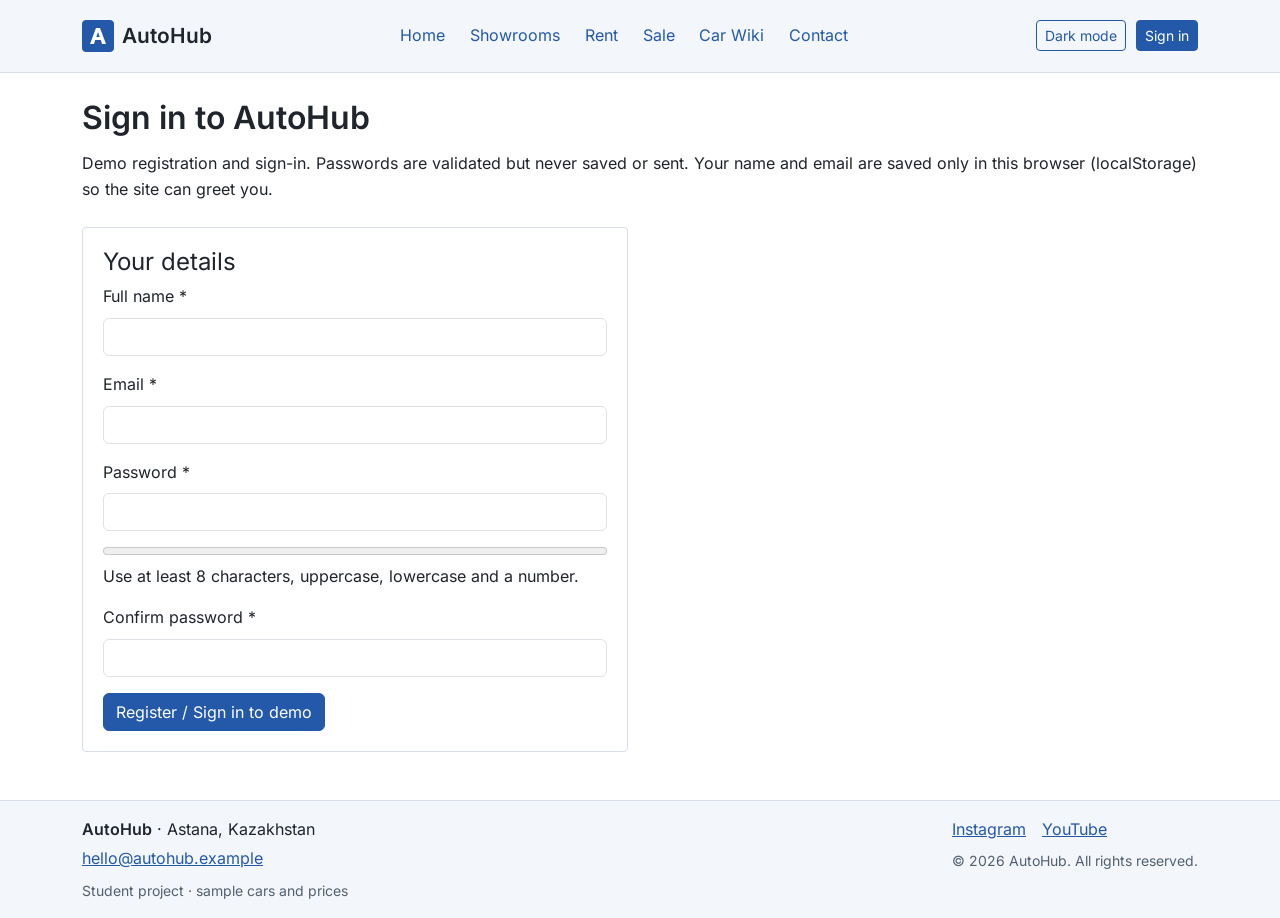
<file: signin.html>
<!DOCTYPE html>
<html lang="en">
<head>
    <meta charset="UTF-8">
    <meta name="viewport" content="width=device-width, initial-scale=1.0">
    <meta name="description" content="Sign in to AutoHub with a demo account.">
    <title>Sign in | AutoHub</title>
   <link rel="icon" href="assets/images/logo.png" type="image/png">
    <link rel="stylesheet" href="css/bootstrap.min.css">
    <link rel="stylesheet" href="css/style.css">
<script>try{document.documentElement.setAttribute('data-bs-theme',localStorage.getItem('autohubTheme')==='dark'?'dark':'light')}catch(e){}</script>
</head>
<body>
    <a href="#main-content" class="skip-link">Skip to content</a>

    <header class="site-header">
        <div class="container header-inner">
            <a href="index.html" class="brand" aria-label="AutoHub home">
                <img src="assets/images/logo.png" alt="AutoHub logo" width="32" height="32">
                <span>AutoHub</span>
            </a>

            <nav aria-label="Main navigation">
                <ul class="nav-list">
                    <li><a href="index.html">Home</a></li>
                    <li><a href="showrooms.html">Showrooms</a></li>
                    <li><a href="rent.html">Rent</a></li>
                    <li><a href="sale.html">Sale</a></li>
                    <li><a href="wiki.html">Car Wiki</a></li>
                    <li>
                        <a href="contact.html">
                            Contact
                        </a>
                    </li>
                </ul>
            </nav>

            <div class="header-actions">
                <button type="button" id="theme-toggle" class="btn btn-outline-primary btn-sm" aria-pressed="false">Dark mode</button>
                <div id="auth-area"></div>
            </div>
        </div>
    </header>

    <main id="main-content" class="container py-4" tabindex="-1">
        <section class="mb-4" aria-labelledby="signin-title">
            <h1 id="signin-title">Sign in to AutoHub</h1>
            <p>
                Demo registration and sign-in. Passwords are validated but never saved or sent. Your name and email are saved only
                in this browser (localStorage) so the site can greet you.
            </p>
        </section>

        <div class="row">
            <div class="col-12 col-lg-6">
                <div class="simple-box" id="signin-panel">
                    <h2 class="h4">Your details</h2>
                    <form id="signin-form" novalidate>
                        <div class="mb-3">
                            <label for="si-name" class="form-label">Full name *</label>
                            <input type="text" id="si-name" class="form-control" autocomplete="name" maxlength="40" required>
                            <div id="si-name-error" class="invalid-feedback" role="alert"></div>
                        </div>
                        <div class="mb-3">
                            <label for="si-email" class="form-label">Email *</label>
                            <input type="email" id="si-email" class="form-control" autocomplete="email" maxlength="120" required>
                            <div id="si-email-error" class="invalid-feedback" role="alert"></div>
                        </div>
                        <div class="mb-3">
                            <label for="si-password" class="form-label">Password *</label>
                            <input id="si-password" type="password" class="form-control" autocomplete="new-password" required aria-describedby="password-strength si-password-error">
                            <meter id="password-meter" min="0" max="3" value="0"></meter>
                            <p id="password-strength" role="status">Use at least 8 characters, uppercase, lowercase and a number.</p>
                            <div id="si-password-error" class="invalid-feedback"></div>
                        </div>
                        <div class="mb-3">
                           <label for="si-confirm" class="form-label">Confirm password *</label>
                           <input id="si-confirm" type="password" class="form-control" autocomplete="new-password" required>
                           <div id="si-confirm-error" class="invalid-feedback"></div>
                        </div>
                        <button type="submit" class="btn btn-primary">Register / Sign in to demo</button>
                    </form>
                </div>

                <div class="simple-box" id="signed-panel" hidden>
                    <h2 class="h4">You are signed in</h2>
                    <p id="signed-info"></p>
                    <a href="sale.html" class="btn btn-primary">Browse cars</a>
                    <button type="button" id="signed-out-btn" class="btn btn-outline-primary ms-2">Sign out</button>
                </div>
            </div>
        </div>
    </main>

    <footer class="site-footer mt-4">
        <div class="container footer-inner py-3 text-start">
            <div>
                <p class="mb-1">
                    <strong>AutoHub</strong> · Astana, Kazakhstan
                </p>
                <a href="mailto:hello@autohub.example">hello@autohub.example</a>
                <p class="small mt-2 mb-0">
                    Student project · sample cars and prices
                </p>
            </div>

            <div>
                <nav class="social-links" aria-label="Social links">
                    <a href="https://www.instagram.com/"
                       target="_blank"
                       rel="noopener noreferrer">Instagram</a>
                    <a href="https://www.youtube.com/"
                       target="_blank"
                       rel="noopener noreferrer">YouTube</a>
                </nav>
                <p class="small mt-2 mb-0">
                    &copy; 2026 AutoHub. All rights reserved.
                </p>
            </div>
        </div>
    </footer>
    <script src="js/vendor/jquery-3.7.1.min.js"></script>
    <script src="js/script.js"></script>
</body>
</html>
</file>
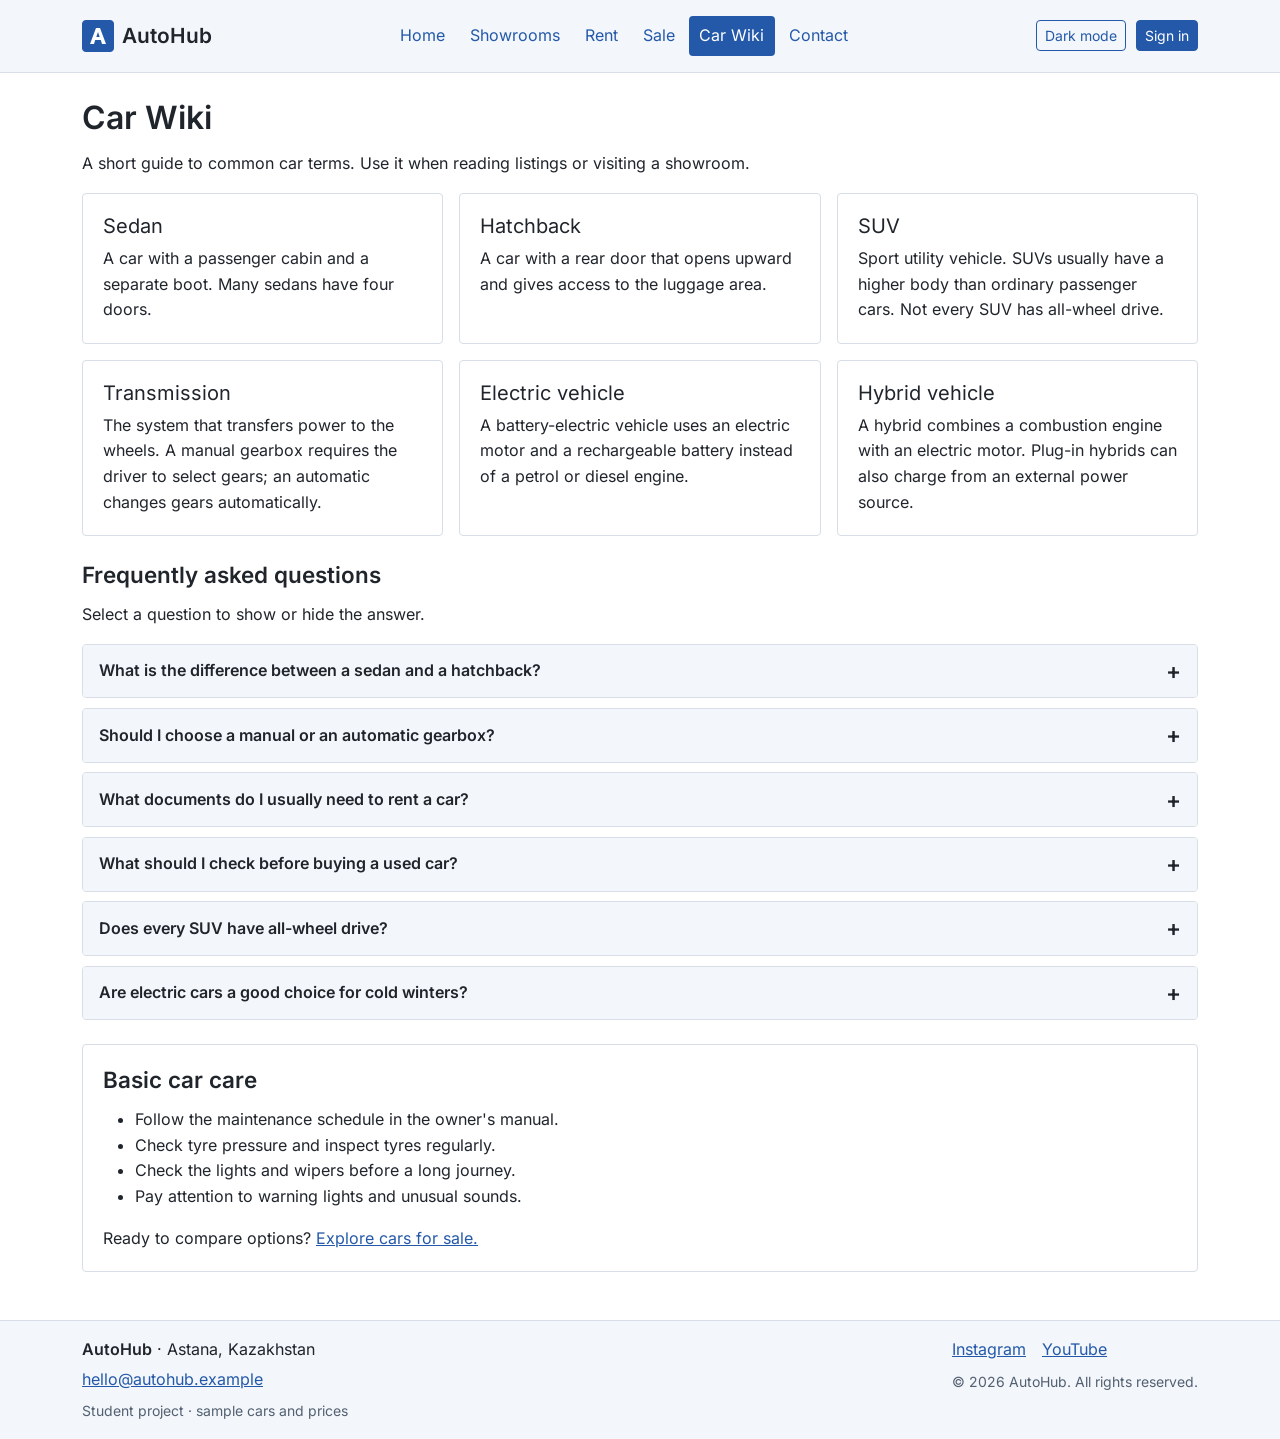
<file: wiki.html>
<!DOCTYPE html>
<html lang="en">
<head>
    <meta charset="UTF-8">
    <meta name="viewport" content="width=device-width, initial-scale=1.0">
    <meta name="description" content="Learn basic car terms with AutoHub Car Wiki.">
    <title>Car Wiki | AutoHub</title>
    <link rel="icon" href="assets/images/logo.png" type="image/png">
    <link rel="stylesheet" href="css/bootstrap.min.css">
    <link rel="stylesheet" href="css/style.css">
<script>try{document.documentElement.setAttribute('data-bs-theme',localStorage.getItem('autohubTheme')==='dark'?'dark':'light')}catch(e){}</script>
</head>
<body>
    <a href="#main-content" class="skip-link">Skip to content</a>

    <header class="site-header">
        <div class="container header-inner">
            <a href="index.html" class="brand" aria-label="AutoHub home">
               <img src="assets/images/logo.png" alt="AutoHub logo" width="32" height="32">
                <span>AutoHub</span>
            </a>

            <nav aria-label="Main navigation">
                <ul class="nav-list">
                    <li><a href="index.html">Home</a></li>
                    <li><a href="showrooms.html">Showrooms</a></li>
                    <li><a href="rent.html">Rent</a></li>
                    <li><a href="sale.html">Sale</a></li>
                    <li>
                        <a href="wiki.html" class="active" aria-current="page">Car Wiki</a>
                    </li>
                    <li><a href="contact.html">Contact</a></li>
                </ul>
            </nav>

            <div class="header-actions">
                <button type="button" id="theme-toggle" class="btn btn-outline-primary btn-sm" aria-pressed="false">Dark mode</button>
                <div id="auth-area"></div>
            </div>
        </div>
    </header>

    <main id="main-content" class="container py-4" tabindex="-1">
        <section class="mb-4" aria-labelledby="wiki-title">
            <h1 id="wiki-title">Car Wiki</h1>
            <p>
                A short guide to common car terms.
                Use it when reading listings or visiting a showroom.
            </p>

            <div class="wiki-grid">
                <article class="simple-box" id="sedan">
                    <h2 class="h5">Sedan</h2>
                    <p>
                        A car with a passenger cabin and a separate boot.
                        Many sedans have four doors.
                    </p>
                </article>

                <article class="simple-box" id="hatchback">
                    <h2 class="h5">Hatchback</h2>
                    <p>
                        A car with a rear door that opens upward
                        and gives access to the luggage area.
                    </p>
                </article>

                <article class="simple-box" id="suv">
                    <h2 class="h5">SUV</h2>
                    <p>
                        Sport utility vehicle. SUVs usually have a higher body
                        than ordinary passenger cars. Not every SUV has all-wheel drive.
                    </p>
                </article>

                <article class="simple-box" id="transmission">
                    <h2 class="h5">Transmission</h2>
                    <p>
                        The system that transfers power to the wheels.
                        A manual gearbox requires the driver to select gears;
                        an automatic changes gears automatically.
                    </p>
                </article>

                <article class="simple-box" id="electric">
                    <h2 class="h5">Electric vehicle</h2>
                    <p>
                        A battery-electric vehicle uses an electric motor
                        and a rechargeable battery instead of a petrol or diesel engine.
                    </p>
                </article>

                <article class="simple-box" id="hybrid">
                    <h2 class="h5">Hybrid vehicle</h2>
                    <p>
                        A hybrid combines a combustion engine with an electric motor.
                        Plug-in hybrids can also charge from an external power source.
                    </p>
                </article>
            </div>
        </section>

        <section class="mb-4" aria-labelledby="faq-title">
            <h2 id="faq-title">Frequently asked questions</h2>
            <p>Select a question to show or hide the answer.</p>
            <div class="faq">
                <div class="faq-item">
                    <button type="button" class="faq-question" aria-expanded="false" aria-controls="faq-a1" id="faq-q1">
                        <span>What is the difference between a sedan and a hatchback?</span><span class="faq-icon" aria-hidden="true">+</span>
                    </button>
                    <div class="faq-answer" id="faq-a1" role="region" aria-labelledby="faq-q1">
                        <p>A sedan has a separate boot. A hatchback has a rear door that opens upward into the luggage area, so it is easier to load tall items.</p>
                    </div>
                </div>
                <div class="faq-item">
                    <button type="button" class="faq-question" aria-expanded="false" aria-controls="faq-a2" id="faq-q2">
                        <span>Should I choose a manual or an automatic gearbox?</span>
                        <span class="faq-icon" aria-hidden="true">+</span>
                    </button>
                    <div class="faq-answer" id="faq-a2" role="region" aria-labelledby="faq-q2">
                        <p>An automatic is easier in city traffic. A manual is often cheaper to buy and rent. Choose the one you are comfortable driving.</p>
                    </div>
                </div>
                <div class="faq-item">
                    <button type="button" class="faq-question" aria-expanded="false" aria-controls="faq-a3" id="faq-q3">
                        <span>What documents do I usually need to rent a car?</span>
                        <span class="faq-icon" aria-hidden="true">+</span>
                    </button>
                    <div class="faq-answer" id="faq-a3" role="region" aria-labelledby="faq-q3">
                        <p>Most providers ask for a valid driving licence and an ID document, and some ask for a deposit. Always confirm the exact rules with the provider.</p>
                    </div>
                </div>
                <div class="faq-item">
                    <button type="button" class="faq-question" aria-expanded="false" aria-controls="faq-a4" id="faq-q4">
                        <span>What should I check before buying a used car?</span>
                        <span class="faq-icon" aria-hidden="true">+</span>
                    </button>
                    <div class="faq-answer" id="faq-a4" role="region" aria-labelledby="faq-q4">
                        <p>Check the documents and service history, inspect the body, tyres, and interior, take a test drive, and consider an independent inspection.</p>
                    </div>
                </div>
                <div class="faq-item">
                    <button type="button" class="faq-question" aria-expanded="false" aria-controls="faq-a5" id="faq-q5">
                        <span>Does every SUV have all-wheel drive?</span>
                        <span class="faq-icon" aria-hidden="true">+</span>
                    </button>
                    <div class="faq-answer" id="faq-a5" role="region" aria-labelledby="faq-q5">
                        <p>No. Many SUVs are front-wheel drive only. Check the drivetrain in the car's specification.</p>
                    </div>
                </div>
                <div class="faq-item">
                    <button type="button" class="faq-question" aria-expanded="false" aria-controls="faq-a6" id="faq-q6">
                        <span>Are electric cars a good choice for cold winters?</span>
                        <span class="faq-icon" aria-hidden="true">+</span>
                    </button>
                    <div class="faq-answer" id="faq-a6" role="region" aria-labelledby="faq-q6">
                        <p>Cold weather can reduce an electric car's range, so check the real-world range, battery heating, and charging options before you choose.</p>
                    </div>
                </div>
            </div>
        </section>

        <section class="simple-box" aria-labelledby="care-title">
            <h2 id="care-title">Basic car care</h2>
            <ul>
                <li>Follow the maintenance schedule in the owner's manual.</li>
                <li>Check tyre pressure and inspect tyres regularly.</li>
                <li>Check the lights and wipers before a long journey.</li>
                <li>Pay attention to warning lights and unusual sounds.</li>
            </ul>
            <p class="mb-0">
                Ready to compare options?
                <a href="sale.html">Explore cars for sale.</a>
            </p>
        </section>
    </main>

    <footer class="site-footer mt-4">
        <div class="container footer-inner py-3 text-start">
            <div>
                <p class="mb-1">
                    <strong>AutoHub</strong> · Astana, Kazakhstan
                </p>
                <a href="mailto:hello@autohub.example">hello@autohub.example</a>
                <p class="small mt-2 mb-0">
                    Student project · sample cars and prices
                </p>
            </div>

            <div>
                <nav class="social-links" aria-label="Social links">
                    <a href="https://www.instagram.com/"
                       target="_blank"
                       rel="noopener noreferrer">Instagram</a>
                    <a href="https://www.youtube.com/"
                       target="_blank"
                       rel="noopener noreferrer">YouTube</a>
                </nav>
                <p class="small mt-2 mb-0">
                    &copy; 2026 AutoHub. All rights reserved.
                </p>
            </div>
        </div>
    </footer>
    <script src="js/vendor/jquery-3.7.1.min.js"></script>
    <script src="js/script.js"></script>
</body>
</html>
</file>
<file: css/style.css>
@font-face {
    font-family: "Inter";
    src: url("../assets/fonts/inter-0.ttf") format("truetype");
    font-weight: 400;
    font-style: normal;
    font-display: swap;
}

@font-face {
    font-family: "Inter";
    src: url("../assets/fonts/inter-1.ttf") format("truetype");
    font-weight: 600;
    font-style: normal;
    font-display: swap;
}

:root {
    --primary-color: #2459a9;
    --text-color: #20252c;
    --muted-color: #526071;
    --light-color: #f3f6fa;
    --border-color: #d7dee7;
    --body-font-size: 1rem;
}

* {
    box-sizing: border-box;
}

body {
    margin: 0;
    display: flex;
    flex-direction: column;
    min-height: 100vh;
    font-family: "Inter", Arial, sans-serif;
    font-size: var(--body-font-size);
    line-height: 1.6;
    color: var(--text-color);
    background-color: #fff;
}

main {
    flex: 1;
}

h1,
h2,
h3 {
    font-weight: 600;
    line-height: 1.3;
}

h1 {
    font-size: 1.8rem;
    margin-bottom: 0.8rem;
}

h2 {
    font-size: 1.4rem;
    margin-bottom: 0.8rem;
}

a {
    color: var(--primary-color);
    overflow-wrap: anywhere;
}

a:hover {
    color: #163e7b;
    text-decoration: underline;
}

a:focus,
button:focus,
input:focus,
select:focus,
textarea:focus {
    outline: 3px solid #a35400;
    outline-offset: 3px;
}

.site-header {
    border-bottom: 1px solid var(--border-color);
    background-color: var(--light-color);
}

.header-inner {
    display: flex;
    flex-direction: column;
    align-items: flex-start;
    gap: 0.8rem;
    padding-top: 1rem;
    padding-bottom: 1rem;
}

.brand {
    display: flex;
    align-items: center;
    gap: 0.5rem;
    font-size: 1.3rem;
    font-weight: 600;
    color: var(--text-color);
    text-decoration: none;
}

.nav-list {
    display: flex;
    flex-wrap: wrap;
    gap: 0.25rem;
    list-style: none;
    padding: 0;
    margin: 0;
}

.nav-list a {
    display: block;
    padding: 0.45rem 0.65rem;
    border-radius: 4px;
    text-decoration: none;
}

.nav-list a:hover,
.nav-list a:focus {
    background-color: #e1e9f4;
}

.nav-list a.active {
    color: #fff;
    background-color: var(--primary-color);
}

.intro,
.simple-box {
    padding: 1rem;
    border: 1px solid var(--border-color);
    border-radius: 4px;
}

.intro {
    background-color: var(--light-color);
}

.service-grid,
.wiki-grid {
    display: grid;
    grid-template-columns: 1fr;
    gap: 1rem;
}

.simple-box p:last-child {
    margin-bottom: 0;
}

.car-card {
    border-color: var(--border-color);
    border-radius: 4px;
    overflow: hidden;
}

.car-image-wrap {
    position: relative;
}

.car-image {
    width: 100%;
    height: 190px;
    object-fit: cover;
}

.car-label {
    position: absolute;
    top: 0.6rem;
    left: 0.6rem;
    padding: 0.2rem 0.5rem;
    background-color: #fff;
    color: var(--text-color);
    border: 1px solid var(--border-color);
    border-radius: 3px;
    font-size: 0.875rem;
}

.car-details {
    padding-left: 1.2rem;
    color: var(--muted-color);
}

.price {
    font-weight: 600;
}

.comparison-table tbody tr:nth-child(even) > * {
    background-color: var(--light-color);
}

.comparison-table {
    min-width: 520px;
}

.btn-primary {
    --bs-btn-bg: var(--primary-color);
    --bs-btn-border-color: var(--primary-color);
    --bs-btn-hover-bg: #163e7b;
    --bs-btn-hover-border-color: #163e7b;
}

.btn-outline-primary {
    --bs-btn-color: var(--primary-color);
    --bs-btn-border-color: var(--primary-color);
    --bs-btn-hover-bg: var(--primary-color);
    --bs-btn-hover-border-color: var(--primary-color);
}

.btn:hover {
    text-decoration: none;
}

#contact-form {
    scroll-margin-top: 1rem;
}

.site-footer {
    border-top: 1px solid var(--border-color);
    background-color: var(--light-color);
}

.footer-inner {
    display: flex;
    flex-direction: column;
    gap: 1rem;
}

.social-links {
    display: flex;
    flex-wrap: wrap;
    gap: 1rem;
}

.small {
    font-size: 0.875rem;
    color: var(--muted-color);
}

.skip-link {
    position: absolute;
    top: -100px;
    left: 0.75rem;
    z-index: 10;
    padding: 0.5rem;
    background-color: #fff;
}

.skip-link:focus {
    top: 0.5rem;
}

@media (min-width: 576px) {
    h1 {
        font-size: 1.9rem;
    }

    .intro,
    .simple-box {
        padding: 1.1rem;
    }
}

@media (min-width: 768px) {
    h1 {
        font-size: 2rem;
    }

    .intro,
    .simple-box {
        padding: 1.25rem;
    }

    .service-grid,
    .wiki-grid {
        grid-template-columns: repeat(2, 1fr);
    }

    .footer-inner {
        flex-direction: row;
        justify-content: space-between;
        align-items: flex-start;
    }
}

@media (min-width: 992px) {
    .header-inner {
        flex-direction: row;
        justify-content: space-between;
        align-items: center;
    }

    .service-grid {
        grid-template-columns: repeat(4, 1fr);
    }

    .three-columns,
    .wiki-grid {
        grid-template-columns: repeat(3, 1fr);
    }
}
.header-actions,
#auth-area {
    display: flex;
    align-items: center;
    flex-wrap: wrap;
    gap: 0.6rem;
}

.auth-hello {
    font-weight: 600;
}

.faq-item {
    margin-bottom: 0.6rem;
    border: 1px solid var(--border-color);
    border-radius: 4px;
    overflow: hidden;
}

.faq-question {
    display: flex;
    justify-content: space-between;
    align-items: center;
    gap: 1rem;
    width: 100%;
    padding: 0.85rem 1rem;
    border: 0;
    background-color: var(--light-color);
    color: var(--text-color);
    font-weight: 600;
    text-align: left;
}

.faq-icon {
    font-size: 1.4rem;
    line-height: 1;
}

.faq-answer {
    display: none;
    padding: 0.2rem 1rem 1rem;
}

.chip-list {
    display: flex;
    flex-wrap: wrap;
    gap: 0.5rem;
}

.chip {
    padding: 0.3rem 0.75rem;
    border: 1px solid var(--border-color);
    border-radius: 999px;
    background-color: var(--light-color);
    color: var(--text-color);
    font-size: 0.9rem;
}

.chip:hover,
.chip.selected {
    border-color: var(--primary-color);
    background-color: var(--primary-color);
    color: #fff;
}

.model-list {
    columns: 2 12rem;
    padding-left: 1.2rem;
    margin-bottom: 0;
}

.api-status {
    margin: 0.8rem 0;
    min-height: 1.5rem;
}

.api-status.error { color: #b42318; }
.api-status.ok { color: #1a7f37; }

[data-bs-theme="dark"] {
    --text-color: #e6e9ee;
    --muted-color: #a9b4c2;
    --light-color: #1d232c;
    --border-color: #323b48;
}

[data-bs-theme="dark"] body {
    background-color: #14181f;
}

[data-bs-theme="dark"] .nav-list a {
    color: var(--text-color);
}

[data-bs-theme="dark"] .nav-list a:hover,
[data-bs-theme="dark"] .nav-list a:focus {
    background-color: #2a3442;
}

[data-bs-theme="dark"] .nav-list a.active {
    color: #fff;
}

[data-bs-theme="dark"] main a:not(.btn),
[data-bs-theme="dark"] .site-footer a {
    color: #8ab4f8;
}

[data-bs-theme="dark"] .btn-outline-primary {
    --bs-btn-color: #8ab4f8;
    --bs-btn-border-color: #8ab4f8;
    --bs-btn-hover-color: #fff;
}

[data-bs-theme="dark"] .car-label,
[data-bs-theme="dark"] .skip-link {
    background-color: var(--light-color);
    color: var(--text-color);
}

[data-bs-theme="dark"] .api-status.error { color: #ff8a80; }
[data-bs-theme="dark"] .api-status.ok { color: #6fcf97; }

[hidden] { display: none !important; }
.chip[aria-pressed="true"] { 
    background: var(--bs-primary); 
    color: white;
}
.gallery-trigger { 
    border: 0; 
    padding: 0; 
    width: 100%; 
    background: transparent; 
    cursor: zoom-in; 
}
.gallery-trigger:focus-visible { 
    outline: 3px solid var(--bs-primary); 
    outline-offset: 3px; 
}
.gallery-dialog { 
    width: min(900px, 94vw);
     max-height: 92vh; 
     overflow: auto;
      padding: 1rem;
       border: 1px solid var(--bs-border-color); 
       border-radius: 12px; 
       background: var(--bs-body-bg); color:
        var(--bs-body-color); 
    }
.gallery-dialog::backdrop { 
    background: rgb(0 0 0 / 80%); 
}
.gallery-dialog img { 
    display: block; 
    max-width: 100%; 
    max-height: 65vh; 
    margin: 1rem auto; 
    object-fit: contain; 
}
#password-meter { 
    width: 100%; 
    margin-top: .75rem; 
}
</file>
